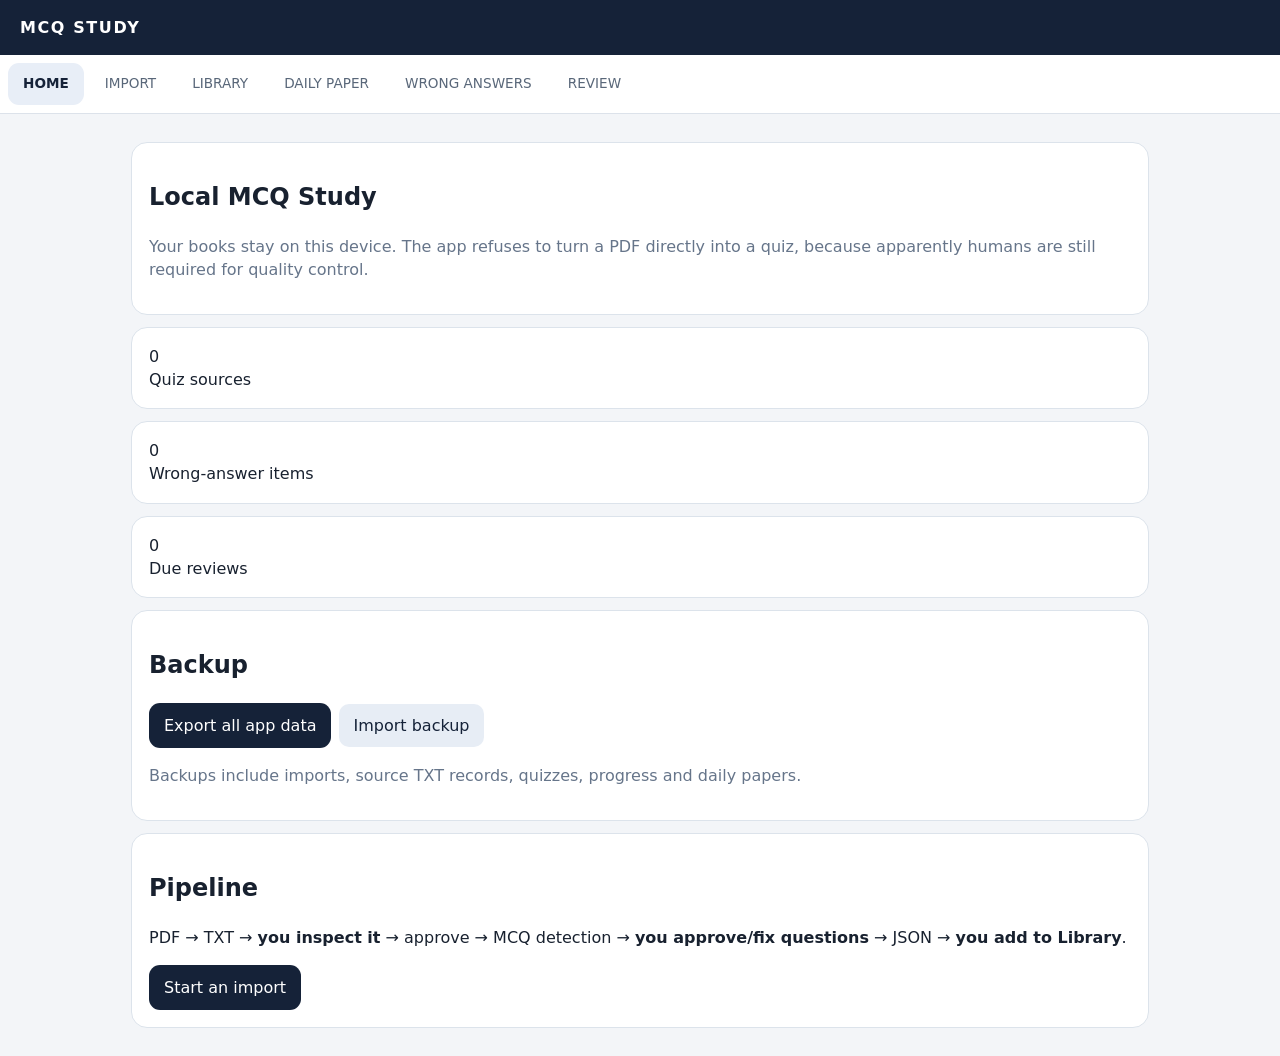
<file: mcq-study-app/index.html>
<!doctype html><html lang="en"><head><meta charset="utf-8"><meta name="viewport" content="width=device-width,initial-scale=1,viewport-fit=cover"><meta name="theme-color" content="#152238"><meta name="description" content="Local-first MCQ study app"><link rel="manifest" href="manifest.webmanifest"><link rel="stylesheet" href="styles.css"><title>Local MCQ Study</title></head><body><header><div class="brand">MCQ STUDY</div><button id="installBtn" class="ghost hidden">Install</button></header><nav id="nav"><button data-view="home">HOME</button><button data-view="import">IMPORT</button><button data-view="library">LIBRARY</button><button data-view="daily">DAILY PAPER</button><button data-view="wrong">WRONG ANSWERS</button><button data-view="review">REVIEW</button></nav><main id="app"></main><div id="toast" role="status"></div><script src="bundle-1.js"></script><script src="bundle-2.js"></script><script src="bundle-3.js"></script><script src="bundle-4.js"></script></body></html>
</file>
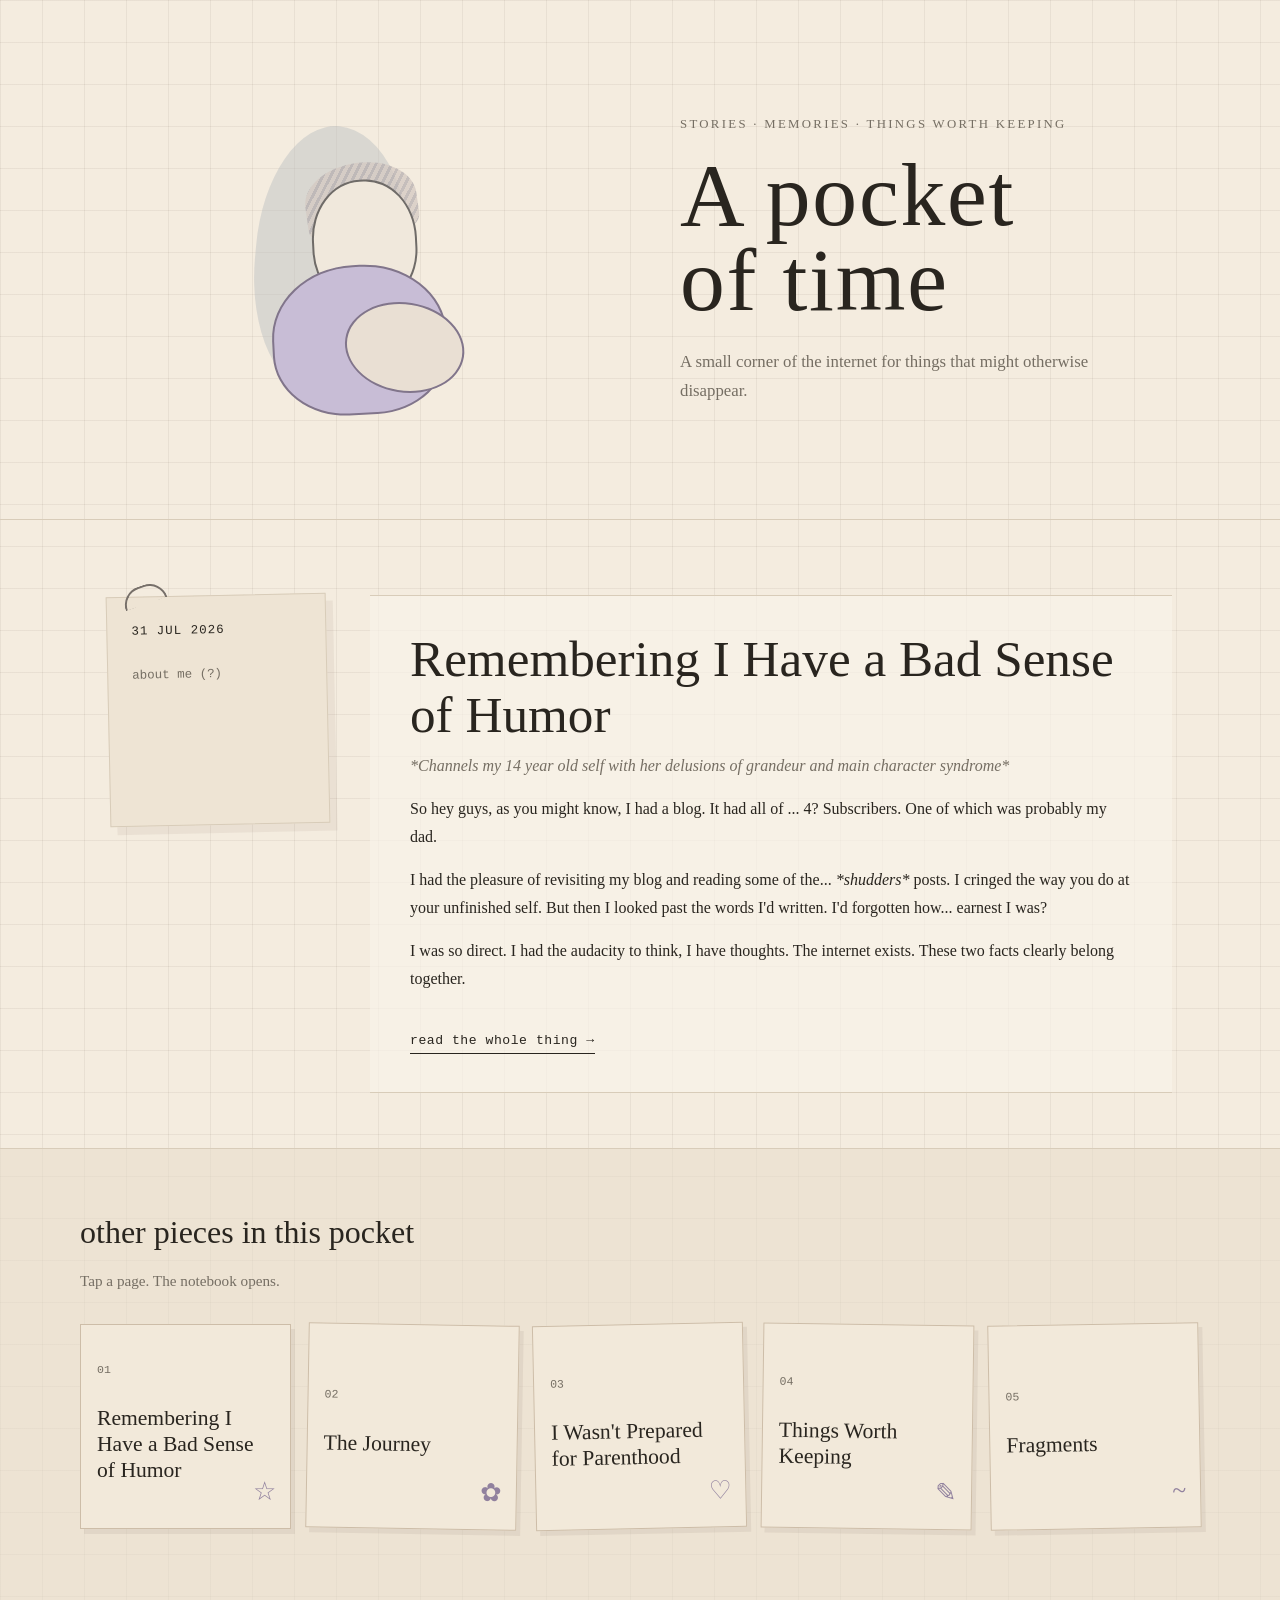
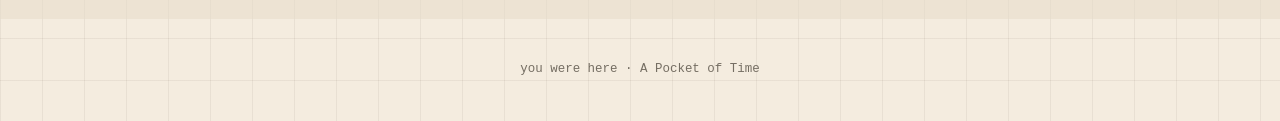
<file: a-pocket-of-time-index.html>
<!DOCTYPE html>
<html lang="en">
<head>
<meta charset="UTF-8">
<meta name="viewport" content="width=device-width, initial-scale=1.0">
<title>A Pocket of Time</title>
<style>
  :root{
    --paper:#f4ecdf;
    --paper2:#eee3d2;
    --ink:#29251f;
    --muted:#756e63;
    --lav:#c8bdd6;
    --line:#d8ccb9;
    --shadow:rgba(55,45,34,.15);
  }

  *{box-sizing:border-box}
  html{scroll-behavior:smooth}
  body{
    margin:0;
    color:var(--ink);
    background:#f7f1e7;
    font-family: Georgia, "Times New Roman", serif;
    line-height:1.75;
  }

  button{font:inherit;color:inherit}

  .site{
    min-height:100vh;
    background:
      linear-gradient(rgba(75,67,56,.07) 1px, transparent 1px),
      linear-gradient(90deg, rgba(75,67,56,.07) 1px, transparent 1px),
      var(--paper);
    background-size:42px 42px;
  }

  .hero{
    min-height:520px;
    display:grid;
    grid-template-columns:1fr 1fr;
    align-items:center;
    gap:40px;
    padding:70px clamp(28px,7vw,100px);
    border-bottom:1px solid var(--line);
  }

  .hero-art{
    min-height:360px;
    display:flex;
    align-items:center;
    justify-content:center;
    position:relative;
  }

  .person{
    width:250px;
    height:290px;
    position:relative;
    transform:rotate(-3deg);
  }

  .shadow{
    position:absolute;
    width:155px;height:270px;
    left:25px;top:10px;
    background:#b9bdbe;
    opacity:.45;
    border-radius:48% 55% 40% 50%;
    transform:rotate(8deg);
  }

  .head{
    position:absolute;
    width:105px;height:125px;
    left:83px;top:65px;
    border:2px solid #6f6b68;
    border-radius:48% 48% 44% 44%;
    background:#f0e8dc;
  }
  .hair{
    position:absolute;
    width:112px;height:75px;
    left:78px;top:48px;
    border-radius:55% 55% 25% 20%;
    background:repeating-linear-gradient(125deg,#b6afb0 0 3px,#d4c9c2 3px 7px);
    opacity:.75;
    transform:rotate(-5deg);
  }
  .body{
    position:absolute;
    width:175px;height:150px;
    left:38px;top:150px;
    background:#c8bdd6;
    border:2px solid #81758b;
    border-radius:48% 48% 42% 42%;
  }
  .knee{
    position:absolute;
    width:120px;height:90px;
    left:110px;top:190px;
    border:2px solid #81758b;
    border-radius:55%;
    background:#e9dfd3;
    transform:rotate(12deg);
  }

  .hero-copy{padding:20px}
  .eyebrow{
    font-size:.8rem;
    letter-spacing:.18em;
    text-transform:uppercase;
    color:var(--muted);
    margin-bottom:16px;
  }
  h1{
    margin:0;
    font-family:"Comic Sans MS","Bradley Hand",cursive;
    font-size:clamp(3.2rem,7vw,6.2rem);
    font-weight:500;
    line-height:.95;
    letter-spacing:.02em;
  }
  .hero-copy p{
    max-width:420px;
    margin:25px 0 0;
    color:var(--muted);
    font-size:1.05rem;
  }

  .featured{
    max-width:1120px;
    margin:0 auto;
    padding:75px 28px 55px;
  }

  .feature-grid{
    display:grid;
    grid-template-columns:220px 1fr;
    gap:42px;
    align-items:start;
  }

  .note-label{
    background:#eee4d4;
    border:1px solid var(--line);
    padding:24px;
    min-height:230px;
    box-shadow:7px 8px 0 rgba(100,80,55,.07);
    transform:rotate(-1.2deg);
    position:relative;
  }
  .note-label:before{
    content:"";
    position:absolute;
    left:15px;top:-12px;
    width:40px;height:17px;
    border:2px solid #77706a;
    border-bottom:0;
    border-radius:20px 20px 0 0;
    transform:rotate(-18deg);
  }
  .date{
    font-family:"Courier New",monospace;
    font-size:.78rem;
    letter-spacing:.08em;
  }
  .tag{
    margin-top:22px;
    font-family:"Courier New",monospace;
    font-size:.78rem;
    color:var(--muted);
  }

  .feature-copy{
    background:rgba(250,245,236,.62);
    padding:35px 40px 38px;
    border-top:1px solid var(--line);
    border-bottom:1px solid var(--line);
  }
  .feature-copy h2{
    margin:0 0 8px;
    font-family:"Comic Sans MS","Bradley Hand",cursive;
    font-size:clamp(2rem,4vw,3.2rem);
    font-weight:500;
    line-height:1.1;
  }
  .subtitle{
    font-style:italic;
    color:var(--muted);
    margin:0 0 24px;
  }
  .feature-copy p{margin:0 0 15px}
  .read{
    margin-top:22px;
    padding:0;
    border:0;
    border-bottom:1px solid var(--ink);
    background:none;
    cursor:pointer;
    font-family:"Courier New",monospace;
    font-size:.82rem;
    letter-spacing:.04em;
  }

  .notebook-area{
    border-top:1px solid var(--line);
    padding:55px 28px 90px;
    background:rgba(232,220,202,.55);
  }
  .notebook-inner{max-width:1120px;margin:auto}
  .section-title{
    font-family:"Comic Sans MS","Bradley Hand",cursive;
    font-size:2rem;
    font-weight:500;
    margin:0 0 8px;
  }
  .section-note{
    margin:0 0 30px;
    color:var(--muted);
    font-size:.95rem;
  }

  .cards{
    display:grid;
    grid-template-columns:repeat(5,minmax(130px,1fr));
    gap:16px;
  }
  .card{
    min-height:205px;
    border:1px solid #cdbda8;
    background:#f2e9da;
    padding:20px 16px;
    text-align:left;
    cursor:pointer;
    box-shadow:4px 5px 0 rgba(92,72,49,.08);
    transition:transform .18s ease, box-shadow .18s ease;
    position:relative;
  }
  .card:nth-child(2){transform:rotate(1deg)}
  .card:nth-child(3){transform:rotate(-1.2deg)}
  .card:nth-child(4){transform:rotate(.8deg)}
  .card:nth-child(5){transform:rotate(-1deg)}
  .card:hover,.card:focus-visible{
    transform:translateY(-5px) rotate(0);
    box-shadow:6px 9px 0 rgba(92,72,49,.11);
    outline:2px solid #8c7c9b;
    outline-offset:2px;
  }
  .card .number{
    font-family:"Courier New",monospace;
    font-size:.72rem;
    color:var(--muted);
  }
  .card h3{
    font-family:"Comic Sans MS","Bradley Hand",cursive;
    font-size:1.35rem;
    font-weight:500;
    line-height:1.2;
    margin:24px 0 15px;
  }
  .scribble{
    position:absolute;
    right:14px;bottom:13px;
    color:#91819e;
    font-size:1.6rem;
  }

  footer{
    text-align:center;
    padding:40px 20px;
    font-family:"Courier New",monospace;
    font-size:.78rem;
    color:var(--muted);
  }

  .reader-backdrop{
    display:none;
    position:fixed;
    inset:0;
    z-index:10;
    background:rgba(34,30,27,.72);
    padding:24px;
    align-items:center;
    justify-content:center;
  }
  .reader-backdrop.open{display:flex}
  .reader{
    width:min(980px,100%);
    max-height:92vh;
    overflow:auto;
    background:#eadfcd;
    box-shadow:0 20px 70px rgba(0,0,0,.35);
    position:relative;
    border:1px solid #c8b89f;
  }
  .reader-close{
    position:absolute;
    right:14px;top:10px;
    width:44px;height:44px;
    border:1px solid #b7a68f;
    border-radius:50%;
    background:#f2e8d8;
    cursor:pointer;
    font-size:1.3rem;
    z-index:2;
  }
  .spread{
    display:grid;
    grid-template-columns:1fr 1fr;
    min-height:620px;
  }
  .page{
    padding:65px 55px 50px;
    background:#f5eddf;
    background-image:linear-gradient(rgba(90,80,68,.05) 1px,transparent 1px);
    background-size:100% 28px;
  }
  .page + .page{
    border-left:1px solid #cdbda6;
  }
  .page small{
    font-family:"Courier New",monospace;
    color:var(--muted);
  }
  .page h2{
    font-family:"Comic Sans MS","Bradley Hand",cursive;
    font-size:2.5rem;
    font-weight:500;
    line-height:1.05;
    margin:45px 0 20px;
  }
  .page p{margin:0 0 17px}
  .reader-nav{
    display:flex;
    justify-content:space-between;
    gap:14px;
    padding:14px;
    background:#dfd0ba;
  }
  .reader-nav button{
    border:1px solid #b9a58b;
    background:#eee2cf;
    padding:10px 18px;
    cursor:pointer;
    min-height:44px;
  }
  .reader-nav button:disabled{opacity:.35;cursor:not-allowed}

  @media(max-width:760px){
    .hero{
      min-height:0;
      grid-template-columns:1fr;
      padding:45px 24px;
      gap:5px;
    }
    .hero-art{min-height:280px}
    .person{transform:scale(.85) rotate(-3deg)}
    .hero-copy{text-align:center;padding:10px}
    .hero-copy p{margin-left:auto;margin-right:auto}
    .feature-grid{grid-template-columns:1fr;gap:28px}
    .note-label{max-width:230px}
    .feature-copy{padding:28px 22px}
    .cards{grid-template-columns:repeat(2,1fr)}
    .card{min-height:180px}
    .spread{grid-template-columns:1fr}
    .page{padding:48px 28px 40px}
    .page + .page{display:none}
    .page h2{font-size:2rem;margin-top:30px}
    .reader-backdrop{padding:10px}
  }

  @media(max-width:430px){
    .cards{grid-template-columns:1fr 1fr;gap:10px}
    .card{min-height:165px;padding:15px 12px}
    .card h3{font-size:1.15rem}
    .notebook-area{padding-left:18px;padding-right:18px}
  }
</style>
</head>
<body>
<div class="site">

<header class="hero">
  <div class="hero-art" aria-label="Illustration of a curled-up person">
    <div class="person" aria-hidden="true">
      <div class="shadow"></div>
      <div class="hair"></div>
      <div class="head"></div>
      <div class="body"></div>
      <div class="knee"></div>
    </div>
  </div>
  <div class="hero-copy">
    <div class="eyebrow">stories · memories · things worth keeping</div>
    <h1>A pocket<br>of time</h1>
    <p>A small corner of the internet for things that might otherwise disappear.</p>
  </div>
</header>

<main>
<section class="featured">
  <div class="feature-grid">
    <aside class="note-label">
      <div class="date">31 JUL 2026</div>
      <div class="tag">about me (?)</div>
    </aside>

    <article class="feature-copy">
      <h2>Remembering I Have a Bad Sense of Humor</h2>
      <p class="subtitle">*Channels my 14 year old self with her delusions of grandeur and main character syndrome*</p>
      <p>So hey guys, as you might know, I had a blog. It had all of ... 4? Subscribers. One of which was probably my dad.</p>
      <p>I had the pleasure of revisiting my blog and reading some of the... <em>*shudders*</em> posts. I cringed the way you do at your unfinished self. But then I looked past the words I'd written. I'd forgotten how... earnest I was?</p>
      <p>I was so direct. I had the audacity to think, I have thoughts. The internet exists. These two facts clearly belong together.</p>
      <button class="read" type="button" data-open="0">read the whole thing →</button>
    </article>
  </div>
</section>

<section class="notebook-area">
  <div class="notebook-inner">
    <h2 class="section-title">other pieces in this pocket</h2>
    <p class="section-note">Tap a page. The notebook opens.</p>

    <div class="cards">
      <button class="card" type="button" data-open="0">
        <span class="number">01</span>
        <h3>Remembering I Have a Bad Sense of Humor</h3>
        <span class="scribble">☆</span>
      </button>
      <button class="card" type="button" data-open="1">
        <span class="number">02</span>
        <h3>The Journey</h3>
        <span class="scribble">✿</span>
      </button>
      <button class="card" type="button" data-open="2">
        <span class="number">03</span>
        <h3>I Wasn't Prepared for Parenthood</h3>
        <span class="scribble">♡</span>
      </button>
      <button class="card" type="button" data-open="3">
        <span class="number">04</span>
        <h3>Things Worth Keeping</h3>
        <span class="scribble">✎</span>
      </button>
      <button class="card" type="button" data-open="4">
        <span class="number">05</span>
        <h3>Fragments</h3>
        <span class="scribble">~</span>
      </button>
    </div>
  </div>
</section>
</main>

<footer>you were here · A Pocket of Time</footer>
</div>

<div class="reader-backdrop" id="readerBackdrop" role="dialog" aria-modal="true" aria-label="Notebook reader">
  <div class="reader">
    <button class="reader-close" id="closeReader" type="button" aria-label="Close notebook">×</button>
    <div class="spread">
      <section class="page">
        <small id="readerDate">31 JUL 2026</small>
        <h2 id="readerTitle">Remembering I Have a Bad Sense of Humor</h2>
        <p id="readerLeft"></p>
      </section>
      <section class="page">
        <small>from the pocket</small>
        <div id="readerRight"></div>
      </section>
    </div>
    <div class="reader-nav">
      <button id="prevPiece" type="button">← previous</button>
      <button id="nextPiece" type="button">next →</button>
    </div>
  </div>
</div>

<script>
const pieces = [
  {
    date:"31 JUL 2026",
    title:"Remembering I Have a Bad Sense of Humor",
    left:[
      "*Channels my 14 year old self with her delusions of grandeur and main character syndrome*",
      "So hey guys, as you might know, I had a blog. It had all of ... 4? Subscribers. One of which was probably my dad.",
      "I had the pleasure of revisiting my blog and reading some of the... *shudders* posts.",
      "I cringed the way you do at your unfinished self. But then I looked past the words I'd written. I'd forgotten how... earnest I was?",
      "I was so direct. I had the audacity to think, I have thoughts. The internet exists. These two facts clearly belong together."
    ],
    right:[
      "The thoughts themselves? I had no business nor credentials holding such dramatic opinions so confidently.",
      "“Life after death”",
      "“Temple run is life”",
      "...",
      "Bruh? Iamthirteenandthisisdeep, much?",
      "Then... randomly?",
      "What happens if you lick your dog??",
      "... are you okay, child?",
      "I’d written a letter to Malala after reading her book. I’d dreamt I was chatting with her over mutton biryani. And I had decided to post the letter over on my blog in case she stumbled upon my blog while browsing “the internet”.",
      "As if random noble laureates go around like: Malala → randomly browsing WordPress one Tuesday."
    ]
  },
  {
    date:"08 AUG 2026",
    title:"The Journey",
    left:[
      "I have a fairly clear memory of childhood.",
      "Although I say fairly, I have no real example to compare it with.",
      "Memory is a strange little room. Some things stay because they mattered. Others stay for reasons nobody bothered to explain."
    ],
    right:[
      "There are pieces of childhood that only become visible years later.",
      "A room. A smell. A particular afternoon.",
      "You don't know you're collecting them while you're living them."
    ]
  },
  {
    date:"18 AUG 2026",
    title:"I Wasn't Prepared for Parenthood",
    left:[
      "I have not been a good parent.",
      "I want to be honest about that before we go any further.",
      "My first charge was child abandonment."
    ],
    right:[
      "My child was Gotya. A bald baby.",
      "This is where the story becomes considerably less responsible.",
      "Some things are easier to confess when you put them on paper."
    ]
  },
  {
    date:"21 AUG 2026",
    title:"Things Worth Keeping",
    left:[
      "A spoon.",
      "A clothes stand.",
      "A folding bed.",
      "Envelopes."
    ],
    right:[
      "Ordinary things become strange when you remember them from childhood.",
      "Maybe memory is partly the art of giving small objects a second life."
    ]
  },
  {
    date:"24 AUG 2026",
    title:"Fragments",
    left:[
      "A thought, before it disappears.",
      "A sentence that doesn't know where it belongs yet.",
      "A tiny piece of something."
    ],
    right:[
      "Not everything needs to become a finished story.",
      "Some things can simply be kept.",
      "That's what the pocket is for."
    ]
  }
];

const backdrop=document.getElementById("readerBackdrop");
const title=document.getElementById("readerTitle");
const date=document.getElementById("readerDate");
const left=document.getElementById("readerLeft");
const right=document.getElementById("readerRight");
const prev=document.getElementById("prevPiece");
const next=document.getElementById("nextPiece");
const close=document.getElementById("closeReader");
let current=0;

function openPiece(index){
  current=Math.max(0,Math.min(pieces.length-1,index));
  const p=pieces[current];
  date.textContent=p.date;
  title.textContent=p.title;
  left.innerHTML=p.left.map(x=>"<p>"+escapeHtml(x)+"</p>").join("");
  right.innerHTML=p.right.map(x=>"<p>"+escapeHtml(x)+"</p>").join("");
  prev.disabled=current===0;
  next.disabled=current===pieces.length-1;
  backdrop.classList.add("open");
  close.focus();
  document.body.style.overflow="hidden";
}

function closePiece(){
  backdrop.classList.remove("open");
  document.body.style.overflow="";
}

function escapeHtml(text){
  return text.replace(/[&<>"']/g, c => ({
    "&":"&amp;","<":"&lt;",">":"&gt;",'"':"&quot;","'":"&#039;"
  }[c]));
}

document.querySelectorAll("[data-open]").forEach(btn=>{
  btn.addEventListener("click",()=>openPiece(Number(btn.dataset.open)));
});
close.addEventListener("click",closePiece);
prev.addEventListener("click",()=>openPiece(current-1));
next.addEventListener("click",()=>openPiece(current+1));
backdrop.addEventListener("click",e=>{
  if(e.target===backdrop) closePiece();
});
document.addEventListener("keydown",e=>{
  if(!backdrop.classList.contains("open")) return;
  if(e.key==="Escape") closePiece();
  if(e.key==="ArrowLeft" && current>0) openPiece(current-1);
  if(e.key==="ArrowRight" && current<pieces.length-1) openPiece(current+1);
});
</script>
</body>
</html>
</file>
<file: mcq-study-app/styles.css>
:root{font-family:system-ui,-apple-system,BlinkMacSystemFont,"Segoe UI",sans-serif;color:#18212f;background:#f3f5f8;line-height:1.45}*{box-sizing:border-box}body{margin:0}header{background:#152238;color:#fff;padding:16px 20px;position:sticky;top:0;z-index:5}.brand{font-weight:800;letter-spacing:.1em}nav{display:flex;gap:6px;overflow:auto;background:#fff;border-bottom:1px solid #dce2ea;padding:8px;position:sticky;top:52px;z-index:4}button{font:inherit;border:0;border-radius:11px;padding:11px 15px;background:#152238;color:#fff;cursor:pointer}button:disabled{opacity:.45}button.secondary{background:#e7edf5;color:#152238}button.danger{background:#a92727}nav button{background:transparent;color:#596779;white-space:nowrap;font-size:.85rem}nav button.active{background:#e8eef7;color:#152238;font-weight:700}main{max-width:1050px;margin:auto;padding:16px}.hero{background:#fff;border:1px solid #dce3eb;border-radius:18px;padding:28px;margin:10px 0}.hero h1{font-size:2rem;margin:0 0 6px}.card,.question{background:#fff;border:1px solid #dce3eb;border-radius:16px;padding:17px;margin:12px 0}.top{display:flex;align-items:center;justify-content:space-between;gap:10px}.back{background:#e7edf5;color:#152238}.stats,.detectStats{display:grid;grid-template-columns:repeat(3,1fr);gap:10px;margin:12px 0}.stats>div,.detectStats>b{background:#fff;border:1px solid #dce3eb;border-radius:14px;padding:16px}.stats b{display:block;font-size:1.5rem}.stats span,.detectStats small{display:block;color:#68768a;font-size:.85rem;font-weight:400}.detectStats b{text-align:center;font-size:1.7rem}.detectStats small{font-size:.8rem}.row{display:flex;gap:8px;flex-wrap:wrap;align-items:center}input,textarea,select{width:100%;font:inherit;border:1px solid #bac6d4;border-radius:10px;padding:10px;background:#fff}textarea{min-height:90px;resize:vertical}.opts{display:grid;grid-template-columns:1fr 1fr;gap:8px}.opts label{font-weight:700}.choice{display:block;width:100%;text-align:left;background:#f4f6f9;color:#18212f;margin:8px 0}.choice.correct{background:#dff2e6}.choice.wrong{background:#f8dddd}.pill{display:inline-block;padding:4px 9px;border-radius:99px;background:#edf1f6;font-size:.78rem}.pill.ready{background:#dff2e6;color:#1d6d42}.pill.review{background:#fff0d4;color:#825d12}.diag{display:block;color:#8a6415;font-size:.85rem;margin-top:8px}.progress{height:8px;background:#e2e7ed;border-radius:99px;overflow:hidden}.progress i{display:block;height:100%;background:#152238}.muted{color:#66758a}.danger{color:#a92727}.success{color:#1d6d42}.big{min-height:60vh}.hidden{display:none!important}#toast{position:fixed;bottom:18px;left:50%;transform:translateX(-50%);background:#152238;color:#fff;padding:10px 15px;border-radius:11px;opacity:0;pointer-events:none;transition:.2s;z-index:20}#toast.show{opacity:1}@media(max-width:700px){main{padding:10px}.opts{grid-template-columns:1fr}.hero{padding:20px}.stats,.detectStats{grid-template-columns:1fr 1fr 1fr}}
</file>
